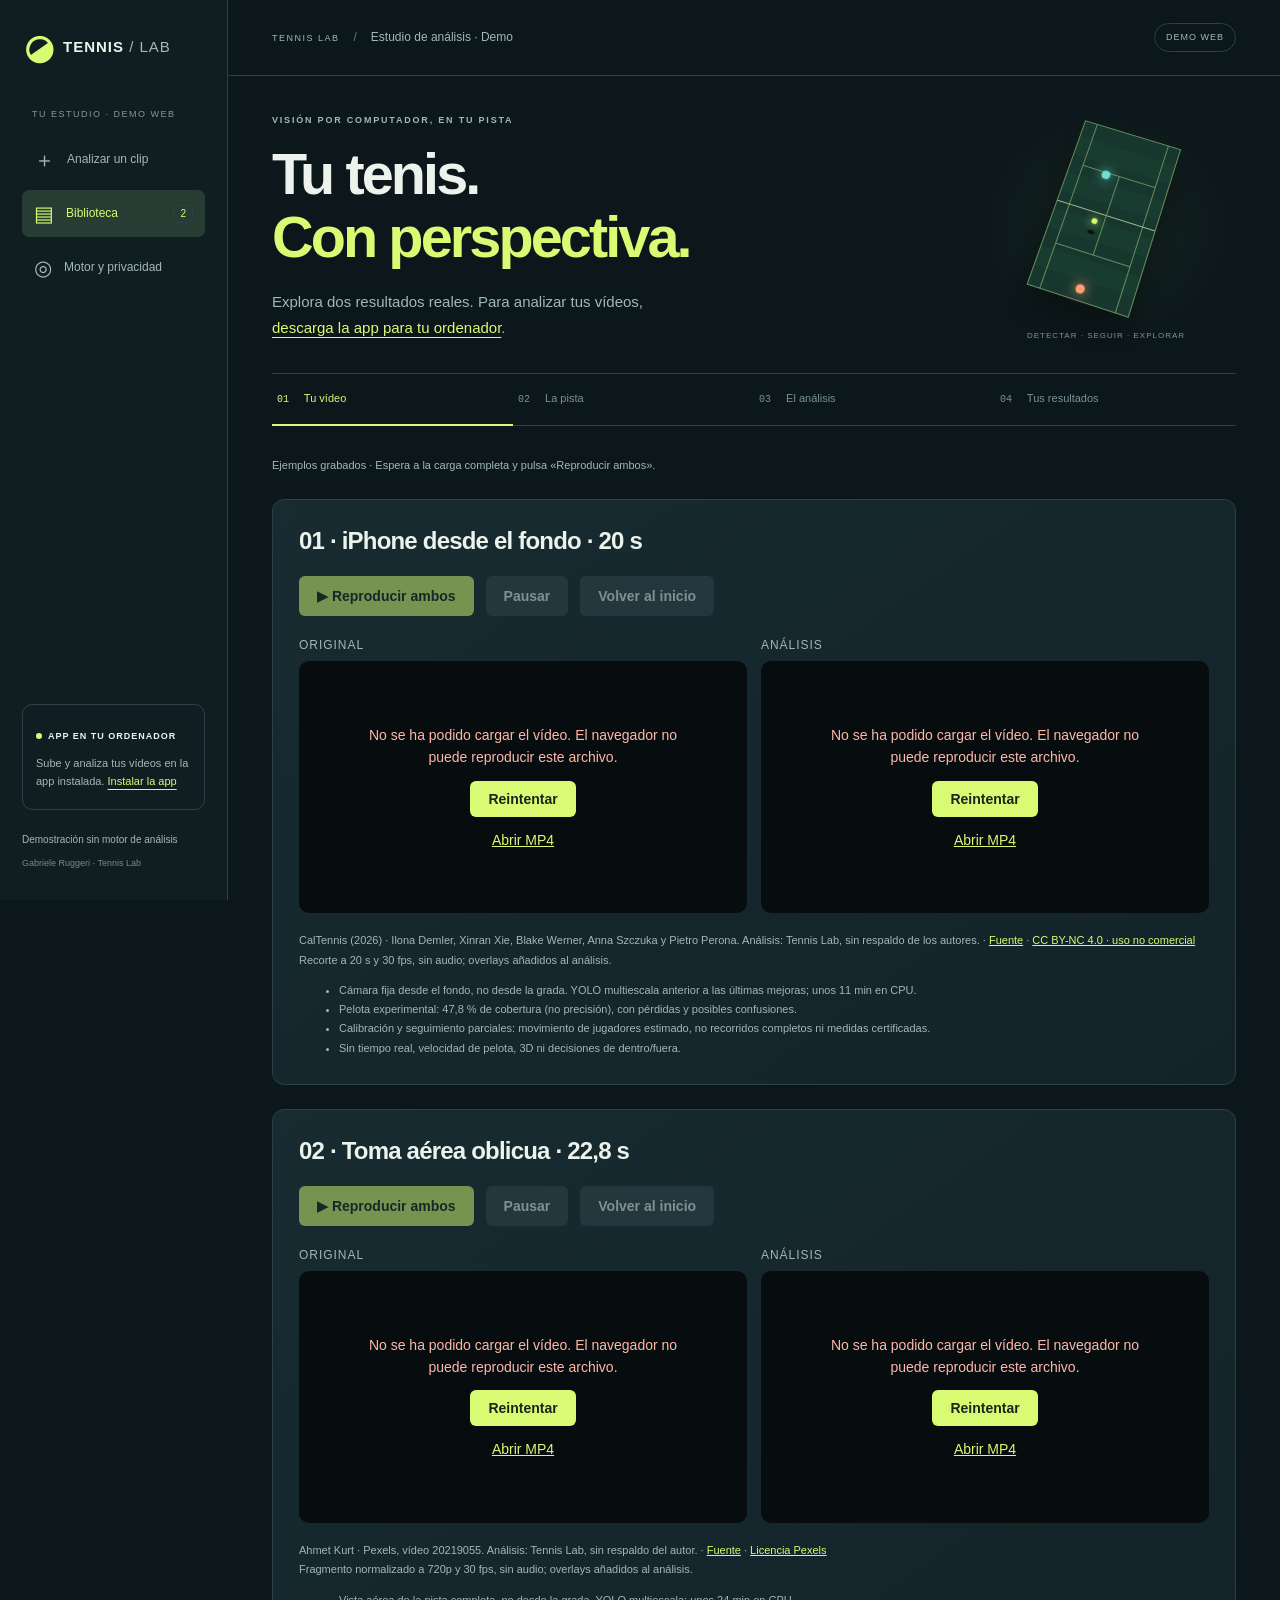
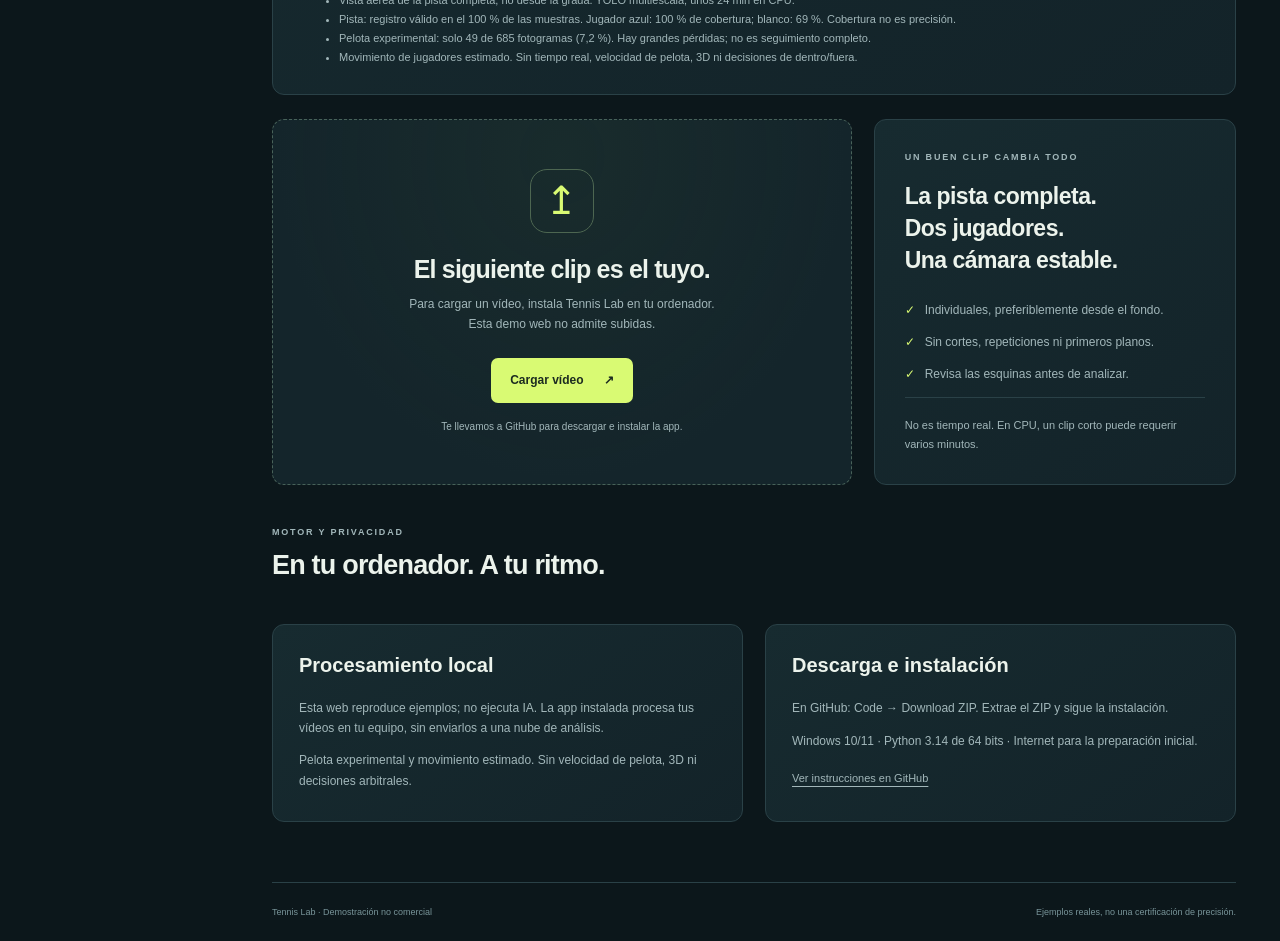
<file: docs/index.html>
<!doctype html>
<html lang="es">
<head>
  <meta charset="utf-8">
  <meta name="viewport" content="width=device-width,initial-scale=1">
  <meta name="theme-color" content="#101e21">
  <title>Tennis Lab — Demo de tu estudio de análisis</title>
  <link rel="icon" href="data:image/svg+xml,%3Csvg xmlns='http://www.w3.org/2000/svg' viewBox='0 0 32 32'%3E%3Crect width='32' height='32' rx='9' fill='%23101e21'/%3E%3Ccircle cx='16' cy='16' r='10' fill='%23d9fa73'/%3E%3Cpath d='M9 8q12 8 0 17M24 8q-12 8 0 17' stroke='%23101e21' fill='none'/%3E%3C/svg%3E">
  <link rel="stylesheet" href="assets/styles.css">
  <link rel="stylesheet" href="assets/hero-court.css">
  <link rel="stylesheet" href="assets/video-loader.css">
  <link rel="stylesheet" href="assets/demo.css">
  <script src="assets/video-loader.js" defer></script>
  <script src="assets/examples.js" defer></script>
  <script src="assets/hero-court.js" defer></script>
  <script src="assets/demo.js" defer></script>
</head>
<body class="public-demo">
  <a class="skip" href="#main">Saltar al contenido</a>
  <aside class="sidebar">
    <a class="brand" href="./" aria-label="Tennis Lab, inicio"><span class="brand-ball">◒</span><span>TENNIS<span class="brand-light"> / LAB</span></span></a>
    <p class="sidebar-label">TU ESTUDIO · DEMO WEB</p>
    <nav aria-label="Navegación principal">
      <a href="https://github.com/gabricross/tennis_app#instalar-desde-github-en-windows" title="Instala la app para analizar un clip"><span aria-hidden="true">＋</span> Analizar un clip</a>
      <a href="#examples" title="Biblioteca de ejemplos"><span aria-hidden="true">▤</span> Biblioteca <span class="count">2</span></a>
      <a href="#motor-y-privacidad" title="Motor y privacidad"><span aria-hidden="true">◎</span> Motor y privacidad</a>
    </nav>
    <div class="sidebar-note"><span class="status-dot"></span><strong>APP EN TU ORDENADOR</strong><p>Sube y analiza tus vídeos en la app instalada. <a href="https://github.com/gabricross/tennis_app#instalar-desde-github-en-windows">Instalar la app</a></p></div>
    <div class="sidebar-footer">Demostración sin motor de análisis<small>Gabriele Ruggeri · Tennis Lab</small></div>
  </aside>
  <div class="app-shell">
    <header class="topbar"><div><span class="breadcrumb">TENNIS LAB</span><span class="slash">/</span><span>Estudio de análisis · Demo</span></div><span class="cpu-badge">DEMO WEB</span></header>
    <main id="main">
      <section id="screen-studio" class="screen">
        <div class="studio-heading"><div><p class="eyebrow">VISIÓN POR COMPUTADOR, EN TU PISTA</p><h1>Tu tenis.<br><span>Con perspectiva.</span></h1><p class="lead">Explora dos resultados reales. Para analizar tus vídeos,<br> <a href="#descargar-app">descarga la app para tu ordenador</a>.</p></div>
          <div class="hero-court" id="hero-court"><div class="court-illustration" id="court" role="application" aria-label="Campo de tenis interactivo: haz clic o usa las flechas y Enter para enviar la pelota" title="Haz clic en la pista para enviar la pelota"><span class="court-mid"></span><span class="court-service"></span><i class="court-dot north"></i><i class="court-dot south"></i><i class="court-shadow"></i><i class="court-ball"></i><b class="court-reticle"></b></div><span>DETECTAR · SEGUIR · EXPLORAR</span></div></div>
        <ol class="workflow" aria-label="Etapas del análisis en la app instalada"><li class="active"><span>01</span> Tu vídeo</li><li><span>02</span> La pista</li><li><span>03</span> El análisis</li><li><span>04</span> Tus resultados</li></ol>

        <section id="upload-stage" class="stage" aria-labelledby="upload-title">
          <p class="small-note example-intro">Ejemplos grabados · Espera a la carga completa y pulsa «Reproducir ambos».</p>
          <div id="examples" data-example-manifest="examples.json"></div>
          <noscript><p>Activa JavaScript o abre los vídeos: CalTennis (<a href="media/caltennis_original_20s.mp4">original</a> / <a href="media/caltennis_analisis_20s.mp4">análisis</a>) y toma aérea (<a href="media/pexels_20219055_original.mp4">original</a> / <a href="media/pexels_20219055_analisis.mp4">análisis</a>). Créditos y condiciones en <a href="examples.json">el registro de ejemplos</a>.</p></noscript>
          <div class="upload-grid" id="descargar-app">
            <div class="panel dropzone" id="dropzone">
              <span class="upload-icon" aria-hidden="true">↥</span><h2 id="upload-title">El siguiente clip es el tuyo.</h2>
              <p>Para cargar un vídeo, instala Tennis Lab en tu ordenador.<br>Esta demo web no admite subidas.</p>
              <a class="button primary download-button" id="choose-file" href="https://github.com/gabricross/tennis_app#instalar-desde-github-en-windows">Cargar vídeo <span aria-hidden="true">↗</span></a>
              <small>Te llevamos a GitHub para descargar e instalar la app.</small>
              <p id="demo-upload-notice" class="notice warning" role="status" hidden>No se ha cargado ningún archivo. Instala la app desde GitHub para analizar tu vídeo.</p>
            </div>
            <aside class="panel good-clip"><p class="eyebrow">UN BUEN CLIP CAMBIA TODO</p><h3>La pista completa.<br> Dos jugadores.<br> Una cámara estable.</h3><ul><li>Individuales, preferiblemente desde el fondo.</li><li>Sin cortes, repeticiones ni primeros planos.</li><li>Revisa las esquinas antes de analizar.</li></ul><p class="small-note">No es tiempo real. En CPU, un clip corto puede requerir varios minutos.</p></aside>
          </div>
        </section>
      </section>
      <section id="motor-y-privacidad" aria-labelledby="privacy-title">
        <div class="section-head"><div><p class="eyebrow">MOTOR Y PRIVACIDAD</p><h2 id="privacy-title">En tu ordenador. A tu ritmo.</h2></div></div>
        <div class="about-grid">
          <article class="panel"><h3>Procesamiento local</h3><p>Esta web reproduce ejemplos; no ejecuta IA. La app instalada procesa tus vídeos en tu equipo, sin enviarlos a una nube de análisis.</p><p class="small-note">Pelota experimental y movimiento estimado. Sin velocidad de pelota, 3D ni decisiones arbitrales.</p></article>
          <article class="panel"><h3>Descarga e instalación</h3><p>En GitHub: Code → Download ZIP. Extrae el ZIP y sigue la instalación.</p><p class="small-note">Windows 10/11 · Python 3.14 de 64 bits · Internet para la preparación inicial.</p><a class="text-button" href="https://github.com/gabricross/tennis_app#instalar-desde-github-en-windows">Ver instrucciones en GitHub</a></article>
        </div>
      </section>
    </main>
    <footer class="main-footer"><span>Tennis Lab · Demostración no comercial</span><span>Ejemplos reales, no una certificación de precisión.</span></footer>
  </div>
</body>
</html>
</file>
<file: docs/assets/styles.css>
:root{color-scheme:dark;--bg:#0c171b;--panel:#14252b;--panel2:#1a3035;--line:#2a4147;--text:#ecf3ec;--muted:#a2b7ba;--lime:#d9fa73;--north:#70dfd2;--south:#ffa16f;--error:#ffb6a8}
#reference-diagram{display:block;width:auto;max-width:100%;height:220px;margin:18px auto}.calibration-legend{margin:12px 20px}
*{box-sizing:border-box}body{margin:0;font-family:"Segoe UI",Arial,sans-serif;background:var(--bg);color:var(--text);font-size:14px;line-height:1.6}button,input,select{font:inherit}button,a,input,select{touch-action:manipulation}button{cursor:pointer}button:disabled{cursor:not-allowed;opacity:.45}a{color:inherit;text-decoration:none}button:focus-visible,a:focus-visible,input:focus-visible,select:focus-visible{outline:3px solid var(--lime);outline-offset:4px}button{border:0}p,h1,h2,h3{margin-top:0}h2{font-size:27px;line-height:1.25;letter-spacing:-.8px;font-weight:600}h3{font-size:20px;line-height:1.4;font-weight:550}.sidebar{position:fixed;inset:0 auto 0 0;width:228px;border-right:1px solid var(--line);padding:30px 22px;display:flex;flex-direction:column;background:#101e22;z-index:5}.brand{font-size:15px;letter-spacing:1px;font-weight:750;display:flex;align-items:center;gap:10px;white-space:nowrap}.brand-ball{font-size:34px;line-height:1;color:var(--lime);transform:rotate(-35deg)}.brand-light{font-weight:400;color:var(--muted)}.sidebar-label{font-size:9px;letter-spacing:1.5px;color:#80999e;margin:43px 10px 15px}nav{display:grid;gap:7px}nav button{background:transparent;color:var(--muted);display:flex;align-items:center;gap:12px;text-align:left;padding:13px 12px;border-radius:7px;font-size:12px}nav button>span:first-child{font-size:21px;line-height:1}nav button[aria-current=page]{background:#273c32;color:var(--lime)}.count{margin-left:auto;border:1px solid var(--line);font-size:10px;padding:0 6px;border-radius:4px}.sidebar-note{margin-top:auto;border:1px solid var(--line);border-radius:10px;padding:18px 13px}.status-dot{display:inline-block;width:6px;height:6px;border-radius:50%;background:var(--lime);margin-right:6px}.sidebar-note strong{font-size:9px;letter-spacing:1px}.sidebar-note p{font-size:11px;color:var(--muted);margin:10px 0 0}.sidebar-footer{font-size:10px;color:var(--muted);padding-top:22px}.sidebar-footer small{display:block;font-size:9px;margin-top:8px;color:#6f8b90}.app-shell{margin-left:228px}.topbar{height:76px;border-bottom:1px solid var(--line);display:flex;align-items:center;justify-content:space-between;padding:0 44px;font-size:12px;color:var(--muted)}.breadcrumb{font-size:9px;letter-spacing:1.5px}.slash{margin:0 14px;color:#60797d}.cpu-badge{border:1px solid var(--line);border-radius:30px;padding:6px 11px;font-size:9px;letter-spacing:1px}main{max-width:1530px;margin:auto;padding:35px 44px 60px}.studio-heading{display:grid;grid-template-columns:1fr 260px;align-items:center;gap:30px;margin-bottom:30px}.eyebrow{font-size:9px;letter-spacing:1.8px;font-weight:600;color:var(--muted);margin-bottom:16px}h1{font-size:clamp(42px,4.5vw,65px);line-height:1.09;font-weight:620;letter-spacing:-2.9px;margin-bottom:20px}h1 span{color:var(--lime)}.lead{color:var(--muted);font-size:15px;line-height:1.75;margin-bottom:0}.hero-court{height:232px;display:flex;flex-direction:column;align-items:center;justify-content:center;background:radial-gradient(ellipse,#375a2c35,transparent 72%);position:relative}.court-illustration{height:180px;width:104px;border:1px solid #668d5d;background:repeating-linear-gradient(0deg,#17372e,#17372e 20px,#193c31 20px,#193c31 40px);transform:perspective(600px) rotateX(14deg) rotateZ(18deg);position:relative;box-shadow:0 20px 30px #0006}.court-illustration::before{content:"";position:absolute;inset:0 12px;border-inline:1px solid #668d5d}.court-mid{position:absolute;left:0;right:0;top:50%;border-top:1px solid #a0ba8b}.court-service{position:absolute;left:12px;right:12px;top:26%;bottom:26%;border-block:1px solid #668d5d}.court-service::after{content:"";height:100%;left:50%;position:absolute;border-left:1px solid #668d5d}.court-dot{position:absolute;left:48%;width:8px;height:8px;border-radius:50%;box-shadow:0 0 12px currentColor}.court-dot.north{top:9%;background:var(--north);color:var(--north)}.court-dot.south{bottom:9%;background:var(--south);color:var(--south)}.hero-court>span{font-size:8px;letter-spacing:1px;color:#789990;position:absolute;bottom:0}.workflow{display:grid;grid-template-columns:repeat(4,1fr);list-style:none;padding:0;margin:20px 0 30px;border-block:1px solid var(--line)}.workflow li{font-size:11px;color:#799196;padding:16px 5px}.workflow li span{font-family:Consolas,monospace;margin-right:12px;font-size:10px}.workflow li.active{color:var(--lime);border-bottom:2px solid var(--lime);margin-bottom:-1px}.workflow li.done{color:#c5d6ce}.panel{background:linear-gradient(145deg,#172b30,#132329);border:1px solid var(--line);border-radius:12px;padding:26px}.upload-grid{display:grid;grid-template-columns:1.6fr 1fr;gap:22px}.dropzone{min-height:348px;border:1px dashed #486259;display:flex;align-items:center;justify-content:center;text-align:center;flex-direction:column;padding:34px 26px;background:radial-gradient(ellipse at 50% 10%,#35503225,transparent 70%),var(--panel)}.dropzone.dragging{border-color:var(--lime);background:#233b30}.upload-icon{font-size:39px;line-height:1.1;color:var(--lime);border:1px solid #4d6651;width:64px;height:64px;border-radius:17px;display:grid;place-items:center;margin-bottom:21px}.dropzone h2{font-size:25px;margin-bottom:10px}.dropzone>p{font-size:12px;color:var(--muted);margin-bottom:24px}.dropzone small{font-size:10px;color:var(--muted);margin-top:16px}.button{display:inline-flex;align-items:center;justify-content:center;gap:20px;padding:12px 19px;border-radius:7px;min-height:45px;font-size:12px;font-weight:650}.primary{background:var(--lime);color:#1c2b20}.primary:hover:not(:disabled){background:#e6ff9c}.secondary{background:#213b40;color:var(--text);border:1px solid #3b555a}.secondary:hover:not(:disabled){background:#2a474b}.text-button{background:none;color:var(--muted);font-size:11px;padding:8px 0;text-decoration:underline;text-underline-offset:4px}.text-button:hover{color:var(--lime)}.previous-button{margin-top:16px}.good-clip{padding:30px}.good-clip h3{font-size:23px;letter-spacing:-.5px}.good-clip ul{list-style:none;padding:0;font-size:12px;color:var(--muted);line-height:1.7}.good-clip li{padding-left:20px;position:relative;margin-bottom:12px}.good-clip li::before{content:"✓";color:var(--lime);position:absolute;left:0}.small-note,.caption{font-size:11px;line-height:1.75;color:var(--muted)}.small-note{margin-bottom:0}.good-clip>.small-note{border-top:1px solid var(--line);padding-top:18px}.notice{padding:15px 18px;border-radius:8px;font-size:12px;margin-bottom:22px;border:1px solid}.notice.error{color:#ffd3ca;background:#482b2b;border-color:#88544b}.notice.warning{color:#efe5b3;background:#383727;border-color:#676040}.notice ul{margin:6px 0;padding-left:18px}.section-head{display:flex;justify-content:space-between;align-items:center;gap:24px;margin-bottom:22px}.section-head .eyebrow{margin-bottom:9px}.section-head h2{margin-bottom:7px}.muted{color:var(--muted);font-size:12px;margin-bottom:0}.range-panel{display:flex;align-items:end;gap:20px;flex-wrap:wrap;padding:20px;margin-bottom:22px}.range-panel label{display:block;font-size:10px;color:var(--muted);margin-bottom:7px}input[type=number],select{color:var(--text);background:#0f2227;border:1px solid #3a555a;padding:10px;border-radius:5px;min-height:42px}input[type=number]{width:140px}.range-panel .small-note{flex:1;min-width:140px}.calibration-grid{display:grid;grid-template-columns:1.8fr 1fr;gap:22px}.calibration-panel{padding:0;overflow:hidden}.panel-top{display:flex;align-items:center;justify-content:space-between;gap:12px;padding:18px 20px;font-size:12px}.pill{border:1px solid var(--line);padding:3px 8px;border-radius:30px;font-size:9px;color:var(--muted);white-space:nowrap}#calibration-frame{position:relative;min-height:200px;background:#081419;line-height:0}#calibration-image{display:block;width:100%;height:auto}#calibration-canvas{position:absolute;inset:0;width:100%;height:100%;touch-action:none;cursor:crosshair}#corner-instruction{margin:15px 20px 0}.calibration-actions{display:flex;gap:20px;align-items:center;padding:14px 20px 20px}.calibration-guide{padding:23px}.calibration-guide h3{font-size:21px}#corner-list{padding-left:22px;font-size:12px;color:var(--muted)}#corner-list li{padding:5px 0}#corner-list li.selected{color:var(--lime)}.corner-row{display:grid;grid-template-columns:20px 1fr 1fr;gap:7px;align-items:center;margin-bottom:8px;font-size:10px}.corner-row input{width:100%;min-width:0;padding:5px;min-height:30px;font-size:10px}.check-label{display:flex;gap:10px;font-size:11px;align-items:start;padding-top:18px;border-top:1px solid var(--line);margin-top:18px;cursor:pointer}input[type=checkbox],input[type=radio]{accent-color:var(--lime)}.mode-grid{display:grid;grid-template-columns:1fr 1fr;gap:18px;margin-top:23px}.mode-card{display:flex;gap:14px;padding:22px;border:1px solid var(--line);border-radius:10px;background:#14272c;cursor:pointer}.mode-card:has(input:checked){border-color:#8baf4b;background:#26372c}.mode-card input{margin-top:5px}.mode-card .eyebrow{font-size:8px;margin-bottom:10px}.mode-card h3{font-size:19px;margin-bottom:9px}.mode-card p{font-size:11px;color:var(--muted);margin-bottom:0}.start-analysis{display:flex;justify-content:space-between;align-items:center;gap:24px;margin-top:26px}.start-analysis p{max-width:480px}.progress-panel{max-width:760px;margin:25px auto;padding:48px;text-align:center}.progress-panel h2{font-size:35px}.progress-panel>p:not(.eyebrow){color:var(--muted)}.progress-number{font-size:100px;letter-spacing:-6px;color:var(--lime);line-height:1.2;margin:28px 0;font-weight:600}.progress-number span{font-size:35px;letter-spacing:-1px;margin-left:8px}progress{display:block;width:100%;height:8px;appearance:none;border:0;border-radius:10px;overflow:hidden;background:#304548}progress::-webkit-progress-bar{background:#304548}progress::-webkit-progress-value{background:var(--lime);border-radius:10px}.progress-meta{display:flex;justify-content:space-between;gap:20px;font-size:10px;color:var(--muted);margin:13px 0 28px}.progress-actions{display:flex;align-items:center;justify-content:center;gap:25px;margin-top:28px}#upload-progress{width:100%;margin-top:20px}#upload-progress p{font-size:11px;color:var(--muted)}.results-layout{display:grid;grid-template-columns:minmax(0,1fr) 290px;gap:20px}.video-panel{padding:0;overflow:hidden}.segmented{display:flex;background:#0c1d22;border:1px solid var(--line);border-radius:5px;padding:3px;gap:3px}.segmented button{background:none;color:var(--muted);font-size:10px;padding:7px 9px;border-radius:3px}.segmented button[aria-pressed=true]{background:#365144;color:var(--lime)}video{display:block;width:100%;max-height:660px;background:#050d11}.video-foot{display:flex;justify-content:space-between;gap:12px;font-size:9px;color:var(--muted);padding:10px 18px}.timeline-panel{margin-top:20px;padding:0 17px 15px}.timeline-panel .panel-top{padding:15px 0}.timeline-panel canvas{display:block;width:100%;height:57px;cursor:pointer}.timeline-panel .caption{font-size:9px;margin:8px 0 0}input[type=range]{width:100%;accent-color:var(--lime);min-height:25px;cursor:pointer}.map-panel{padding:0 17px 20px;align-self:start}.map-panel .panel-top{padding:18px 0}.map-panel canvas{display:block;width:min(100%,240px);height:auto;margin:0 auto 15px}.map-panel .segmented{justify-content:center}.map-filter{display:flex;align-items:center;gap:10px;color:var(--muted);font-size:10px;margin-top:15px}.map-filter select{width:100%;font-size:10px;min-height:34px;padding:6px}.map-panel .caption{font-size:9px;margin:13px 0 0}.player-stats{display:grid;grid-template-columns:1fr 1fr;gap:18px;margin-top:20px}.player-stats article{padding:22px}.player-stats .eyebrow{font-size:8px;margin-bottom:7px}.north-ink{color:var(--north)}.south-ink{color:var(--south)}.stat-number{display:block;font-size:46px;letter-spacing:-2px;line-height:1.25;font-weight:550}.player-stats .small-note{font-size:9px}.zone-row{display:grid;grid-template-columns:60px 1fr 30px;gap:8px;align-items:center;font-size:9px;color:var(--muted);margin-top:12px}.zone-rail{height:4px;border-radius:5px;background:#30454b;overflow:hidden}.zone-fill{height:100%;background:var(--north)}.player-stats article:last-child .zone-fill{background:var(--south)}.export-panel{display:flex;justify-content:space-between;align-items:center;gap:25px;margin-top:24px}.export-panel h3{font-size:20px;margin-bottom:8px}.export-panel p{font-size:11px}.export-links{display:flex;gap:9px;flex-wrap:wrap;flex-shrink:0}.export-links a{padding:9px 13px;border:1px solid #435e60;border-radius:5px;font-size:11px}.export-links a:first-child{background:var(--lime);color:#1a2b20;border-color:var(--lime)}.compact-heading{font-size:48px;margin-top:15px}.library-card{display:grid;grid-template-columns:180px minmax(0,1fr) auto;gap:25px;align-items:center;padding:21px;border:1px solid var(--line);border-radius:10px;margin-bottom:17px;background:var(--panel)}.library-card img{width:180px;height:102px;object-fit:cover;border-radius:6px}.library-card h3{font-size:17px;overflow-wrap:anywhere;margin-bottom:7px}.library-card p{font-size:11px;color:var(--muted);margin-bottom:9px}.library-actions{display:flex;gap:10px;flex-wrap:wrap}.delete-clip{background:none;color:#d6a59c;font-size:10px;text-decoration:underline;padding:10px;align-self:start}.empty-state{padding:60px 30px;text-align:center;color:var(--muted)}.empty-state h2{color:var(--text);font-size:24px}.about-grid{display:grid;grid-template-columns:1fr 1fr;gap:22px;margin-top:35px}.about-grid h2{font-size:23px}.about-grid p,.about-grid li{font-size:12px;color:var(--muted)}.about-grid code{display:block;font-size:10px;color:var(--lime);overflow-wrap:anywhere;padding:13px;background:#0e1e23;border-radius:6px}.about-grid ul{padding-left:20px}#model-list li{padding-block:6px}.main-footer{margin:0 44px;padding:22px 0;border-top:1px solid var(--line);display:flex;justify-content:space-between;gap:20px;font-size:9px;color:#789499}.toast{position:fixed;bottom:25px;left:50%;transform:translateX(-50%);padding:13px 22px;background:var(--lime);color:#172b21;border-radius:8px;box-shadow:0 10px 40px #0005;z-index:20;font-size:12px;max-width:90vw}.skip{position:absolute;top:-100px;left:240px;background:var(--lime);color:var(--bg);padding:14px;z-index:30}.skip:focus{top:10px}.sr-only{position:absolute;width:1px;height:1px;padding:0;margin:-1px;overflow:hidden;clip:rect(0,0,0,0);white-space:nowrap;border:0}[hidden]{display:none!important}
@media(min-width:1600px){main{padding-top:48px}.studio-heading{margin-bottom:40px}.hero-court{height:260px}}
@media(max-width:1200px){.sidebar{width:194px;padding-inline:17px}.brand{font-size:13px}.app-shell{margin-left:194px}.topbar{padding-inline:28px}main{padding-inline:28px}.studio-heading{grid-template-columns:1fr 190px}h1{font-size:53px}.hero-court{height:220px}.upload-grid{grid-template-columns:1.4fr 1fr}.good-clip{padding:24px}.results-layout{grid-template-columns:minmax(0,1fr) 245px}.map-panel{padding-inline:12px}.panel-top{padding-inline:15px}.player-stats article{padding:17px}.calibration-grid{grid-template-columns:1.5fr 1fr}.export-panel{flex-wrap:wrap}.main-footer{margin-inline:28px}.video-panel .panel-top{flex-wrap:wrap}}
@media(max-width:900px){.sidebar{width:166px;padding-inline:13px}.brand{font-size:11px;gap:5px}.brand-ball{font-size:28px}nav button{font-size:11px;padding-inline:10px}.sidebar-label{font-size:8px}.sidebar-note{padding:13px 10px}.app-shell{margin-left:166px}.topbar{padding-inline:22px}main{padding:28px 22px 45px}.studio-heading{grid-template-columns:1fr 150px;gap:10px}h1{font-size:47px}.lead{font-size:13px}.upload-grid,.calibration-grid{grid-template-columns:1fr}.good-clip h3 br{display:none}.good-clip h3{font-size:20px}.good-clip ul{display:grid;grid-template-columns:1fr 1fr;gap:0 20px}.good-clip li{font-size:11px}.results-layout{grid-template-columns:1fr}.map-panel{display:grid;grid-template-columns:1fr 1fr;gap:0 22px;padding:20px}.map-panel .panel-top{grid-column:1/-1;padding-top:0}.map-panel canvas{grid-row:2/5;max-width:190px}.map-panel .segmented{align-self:start}.map-panel .caption{align-self:start}.map-filter{align-self:start}.mode-card{padding:18px}.mode-card h3{font-size:17px}.mode-card .eyebrow{letter-spacing:.7px}.library-card{grid-template-columns:125px minmax(0,1fr);gap:17px}.library-card img{width:125px;height:80px}.delete-clip{grid-column:2;justify-self:start;padding-left:0}.about-grid{grid-template-columns:1fr}.workflow li{font-size:10px}.workflow li span{margin-right:6px}.hero-court .court-illustration{width:85px;height:150px}}
@media(max-width:650px){.sidebar{position:static;width:auto;height:auto;padding:17px 18px;border-right:0;border-bottom:1px solid var(--line);flex-direction:row;align-items:center;justify-content:space-between;gap:15px}.sidebar-label,.sidebar-note,.sidebar-footer{display:none}.sidebar nav{display:flex;gap:5px}.sidebar nav button{padding:8px;font-size:0;gap:0}.sidebar nav button>span:first-child{font-size:22px}.sidebar nav .count{display:none}.brand{font-size:12px;gap:7px}.brand-ball{font-size:29px}.app-shell{margin-left:0}.topbar{height:57px;padding-inline:18px;font-size:10px}.breadcrumb{font-size:8px}.slash{margin:0 8px}.cpu-badge{font-size:8px;padding:5px 8px}main{padding:29px 18px 40px}.studio-heading{grid-template-columns:1fr;position:relative;overflow:hidden;margin-bottom:25px}.hero-court{position:absolute;right:-18px;top:-5px;width:170px;opacity:.17;pointer-events:none}.hero-court>span{display:none}h1{font-size:50px;letter-spacing:-2.5px}.lead{font-size:13px;max-width:310px}.lead br{display:none}.eyebrow{font-size:8px;letter-spacing:1.2px}.workflow{margin:20px 0 25px}.workflow li{font-size:9px;padding:12px 0}.workflow li span{display:block;font-size:8px;margin-bottom:3px}.dropzone{min-height:315px;padding:28px 18px}.dropzone h2{font-size:23px}.dropzone>p{font-size:11px}.good-clip{padding:24px}.good-clip ul{display:block}.section-head{align-items:start;flex-direction:column;gap:15px}.section-head h2{font-size:26px}.range-panel{gap:14px;padding:17px}.range-panel>div{flex:1}.range-panel input{width:100%}.range-panel .button{font-size:11px;padding-inline:13px}.calibration-actions{flex-wrap:wrap;gap:10px 20px}.calibration-actions .button{font-size:11px}.calibration-guide{padding:22px}.calibration-guide h3 br{display:none}#corner-list{display:grid;grid-template-columns:1fr 1fr;gap:0 20px}#corner-fields{display:grid;grid-template-columns:1fr 1fr;gap:0 14px}.mode-grid{grid-template-columns:1fr;gap:13px}.start-analysis{align-items:stretch;flex-direction:column;gap:17px}.start-analysis .button{width:100%}.progress-panel{padding:30px 23px}.progress-panel h2{font-size:29px}.progress-number{font-size:80px}.progress-meta{font-size:9px}.progress-actions{flex-wrap:wrap;gap:15px}.video-foot{font-size:8px;padding-inline:12px}.player-stats{gap:12px}.player-stats article{padding:16px}.stat-number{font-size:40px}.zone-row{grid-template-columns:43px 1fr 25px;font-size:8px;gap:5px}.map-panel{padding:18px;gap:0 15px}.map-panel .panel-top{font-size:11px}.map-panel canvas{max-width:145px}.map-panel .segmented{flex-direction:column}.map-filter{display:block}.map-filter select{margin-top:6px}.map-panel .caption{font-size:9px}.export-panel{padding:23px}.export-links{gap:8px}.export-links a{font-size:10px;padding:9px 12px}.compact-heading{font-size:43px}.library-card{grid-template-columns:90px minmax(0,1fr);padding:15px;gap:14px}.library-card img{width:90px;height:70px}.library-card h3{font-size:14px}.library-card p{font-size:10px}.library-actions .button{font-size:10px;padding:8px 10px;min-height:36px}.library-actions{gap:7px}.main-footer{margin-inline:18px;flex-direction:column;gap:7px;font-size:8px}.about-grid .panel{padding:23px}.skip{left:15px}}
.export-links{max-width:100%;min-width:0}
@media(prefers-reduced-motion:reduce){*,*::before,*::after{scroll-behavior:auto!important;transition:none!important;animation:none!important}}

.showcase{margin:0 0 22px}
.showcase[hidden]{display:none}
.showcase-grid{display:grid;grid-template-columns:repeat(2,minmax(0,1fr));gap:14px;margin-top:12px}
.showcase-grid figure{margin:0}
.showcase-grid figcaption{font-size:12px;letter-spacing:.08em;text-transform:uppercase;color:var(--muted);margin-bottom:6px}
.showcase-grid video{width:100%;border-radius:10px;background:#000}
@media (max-width:760px){.showcase-grid{grid-template-columns:1fr}}
</file>
<file: docs/assets/hero-court.css>
.court-illustration{
  transform:perspective(600px) rotateX(var(--rx,14deg)) rotateZ(var(--rz,18deg));
  cursor:crosshair;
  touch-action:manipulation;
}
.court-illustration:focus-visible{outline:1px solid var(--lime);outline-offset:6px}
.court-illustration>*{pointer-events:none}
.court-dot{width:9px;height:9px;transform:translate(-50%,-50%);z-index:2}
.court-ball{position:absolute;width:6px;height:6px;border-radius:50%;background:var(--lime);box-shadow:0 0 10px var(--lime);z-index:4}
.court-shadow{position:absolute;width:9px;height:5px;border-radius:50%;background:#000;z-index:1;transform:translate(-50%,-50%)}
.court-reticle{position:absolute;width:20px;height:20px;border:1px solid var(--lime);border-radius:50%;transform:translate(-50%,-50%) scale(.6);opacity:0;transition:opacity .2s,transform .2s;z-index:5}
.court-reticle::before,.court-reticle::after{content:"";position:absolute;background:var(--lime)}
.court-reticle::before{left:50%;top:-5px;bottom:-5px;width:1px;transform:translateX(-50%)}
.court-reticle::after{top:50%;left:-5px;right:-5px;height:1px;transform:translateY(-50%)}
.court-reticle.on{opacity:.9;transform:translate(-50%,-50%) scale(1)}
.court-ripple{position:absolute;width:10px;height:10px;border:1px solid var(--lime);border-radius:50%;transform:translate(-50%,-50%) scale(0);animation:court-ripple .9s ease-out forwards;z-index:2}
@keyframes court-ripple{to{transform:translate(-50%,-50%) scale(3);opacity:0}}
@media (prefers-reduced-motion:reduce){.court-ripple{display:none}.court-reticle{transition:none}}
/* Eleva el campo para dejar libre la leyenda inferior del hero. */
@media (min-width:651px){.hero-court .court-illustration{top:-12px}}
</file>
<file: docs/assets/video-loader.css>
.video-loader{width:100%;background:#070d0f;border-radius:10px;overflow:hidden}
.video-loader [hidden]{display:none!important}
.video-loader video{display:block;width:100%}
.video-loading-panel{aspect-ratio:16/9;min-height:180px;display:flex;flex-direction:column;justify-content:center;align-items:center;gap:12px;padding:20px;box-sizing:border-box;color:#edf5ed;text-align:center}
.video-loading-panel p{margin:0;max-width:45ch}
.video-loading-panel progress{width:min(80%,260px);accent-color:#d9fa73}
.video-loading-panel button{border:0;border-radius:6px;padding:10px 18px;background:#d9fa73;color:#17261b;font:600 14px "Segoe UI",sans-serif;cursor:pointer}
.video-loading-panel a{color:#d9fa73}
.video-loading-panel [role="alert"]{color:#ffb7a9}
.video-loading-panel :focus-visible{outline:3px solid #72e1d1;outline-offset:4px}
.video-pair-controls{display:flex;flex-wrap:wrap;align-items:center;gap:12px;margin:20px 0}
.video-pair-controls button{border:0;border-radius:6px;padding:12px 18px;background:#30474d;color:#edf5ed;font:600 14px "Segoe UI",sans-serif;cursor:pointer}
.video-pair-controls [data-video-action="play"]{background:#d9fa73;color:#17261b}
.video-pair-controls button:disabled{opacity:.5;cursor:wait}
.video-pair-controls button:focus-visible{outline:3px solid #72e1d1;outline-offset:4px}
.video-pair-controls [data-pair-error]{flex-basis:100%;margin:0;color:#ffb7a9}
.video-pair-controls [hidden]{display:none!important}
.media-example{margin:24px 0}
.media-example h2{margin:0;font-size:24px}
.media-example .example-credit{margin-top:18px}
.media-example a{color:#d9fa73;text-decoration:underline}
</file>
<file: docs/assets/demo.css>
.public-demo .sidebar nav a{display:flex;align-items:center;gap:12px;padding:13px 12px;border-radius:7px;color:var(--muted);font-size:12px}
.public-demo .sidebar nav a>span:first-child{font-size:21px;line-height:1}
.public-demo .sidebar nav a[aria-current=location]{background:#273c32;color:var(--lime)}
.public-demo .sidebar nav a:hover{background:var(--panel2);color:var(--lime)}
.public-demo .lead a,.public-demo noscript a,.public-demo .sidebar-note a{color:var(--lime);text-decoration:underline;text-underline-offset:4px}
.public-demo .example-intro{margin-bottom:8px}
.public-demo #examples,.public-demo #descargar-app,.public-demo #motor-y-privacidad{scroll-margin-top:24px}
.public-demo #motor-y-privacidad{margin-top:40px}
.public-demo #demo-upload-notice{margin:20px 0 0}
.public-demo .about-grid .text-button{display:inline-block;margin-top:10px}
@media(max-width:900px){.public-demo .sidebar nav a{font-size:11px;padding-inline:10px}}
@media(max-width:650px){.public-demo .sidebar nav a{padding:8px;font-size:0;gap:0}.public-demo .sidebar nav a>span:first-child{font-size:22px}}
</file>
